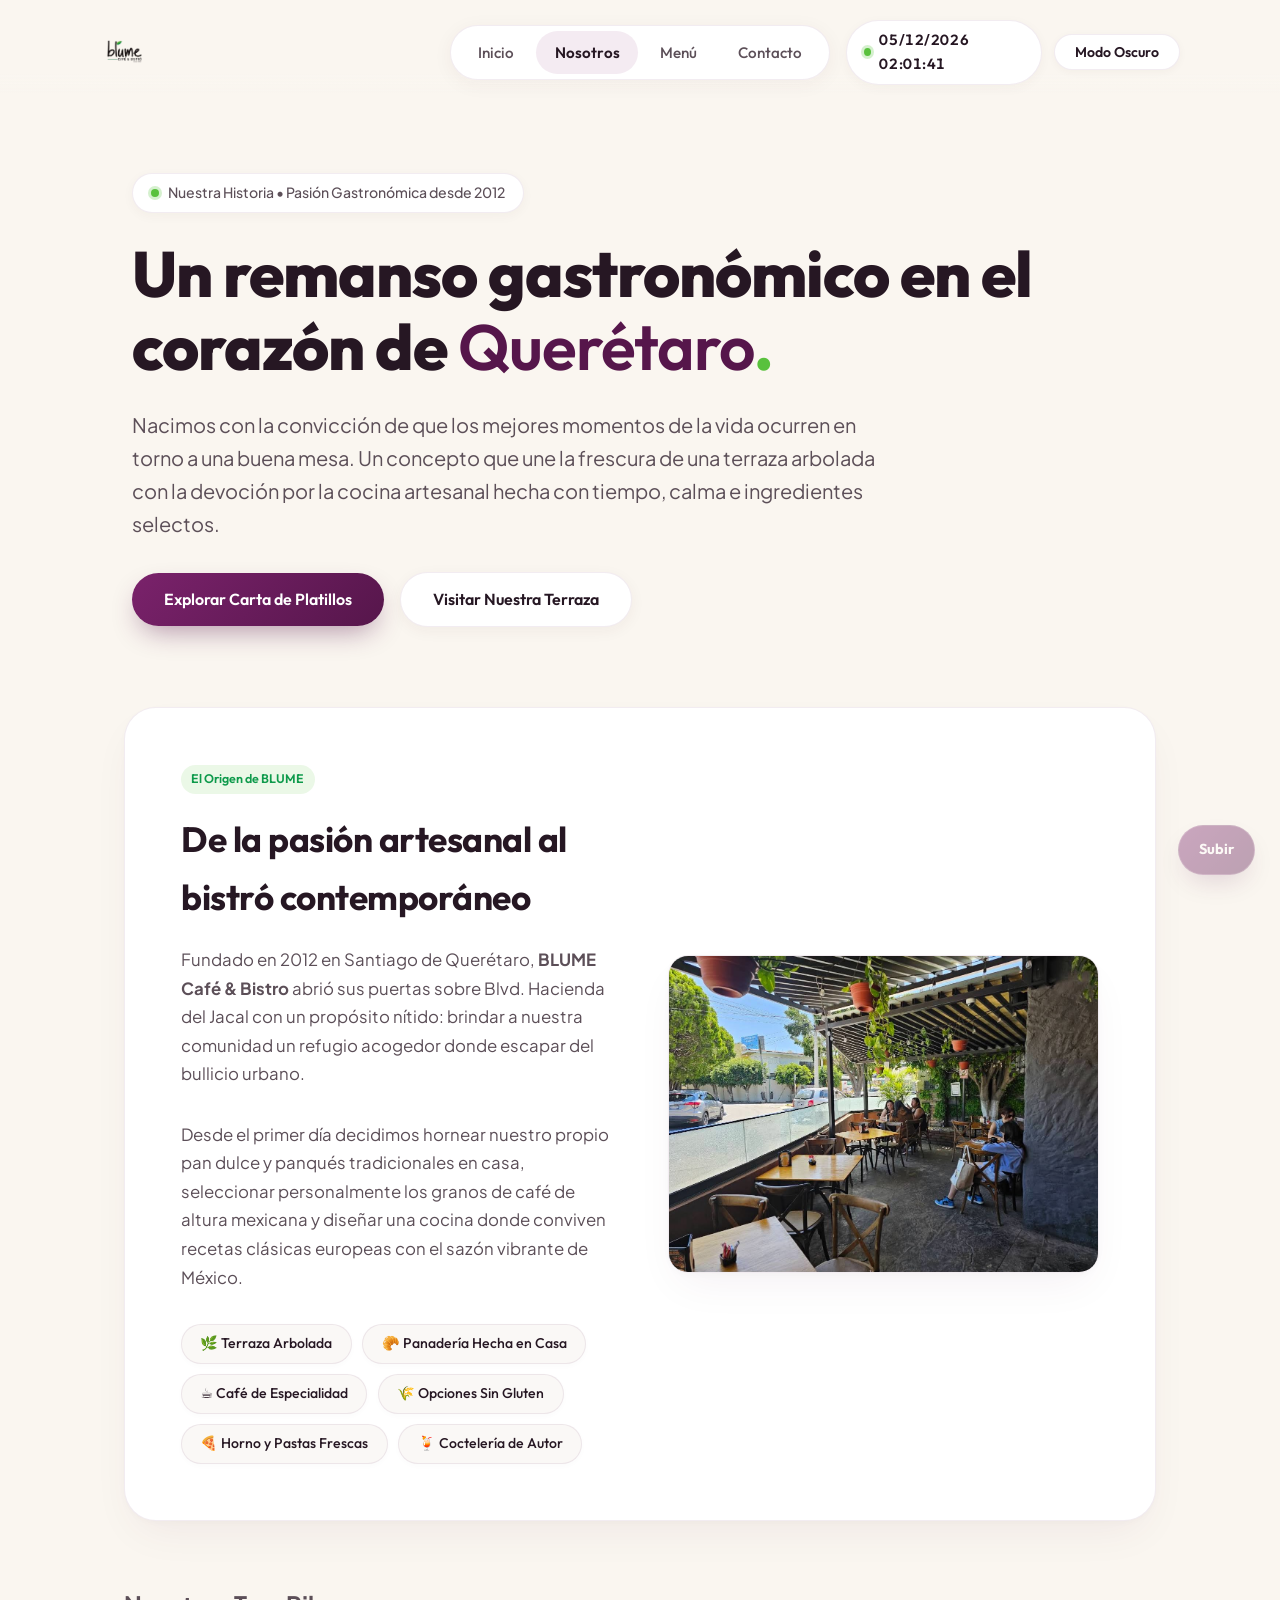
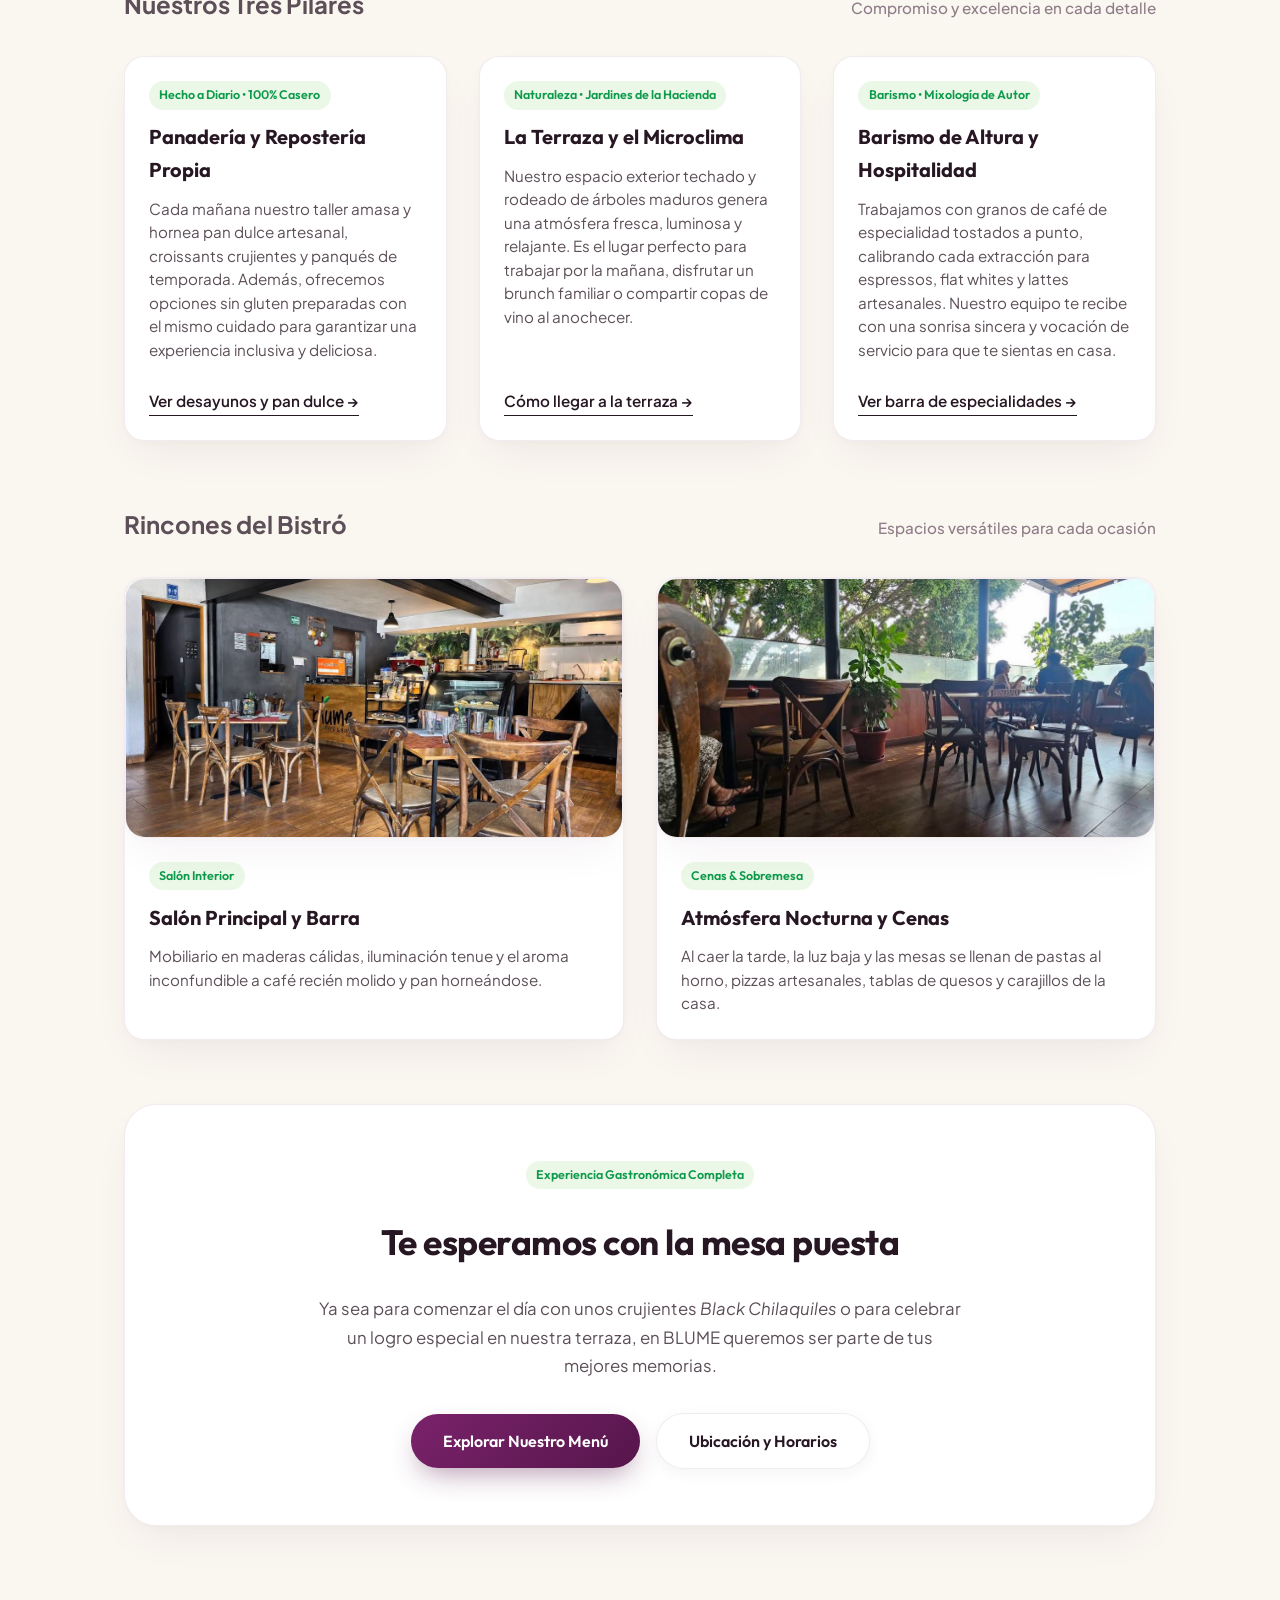
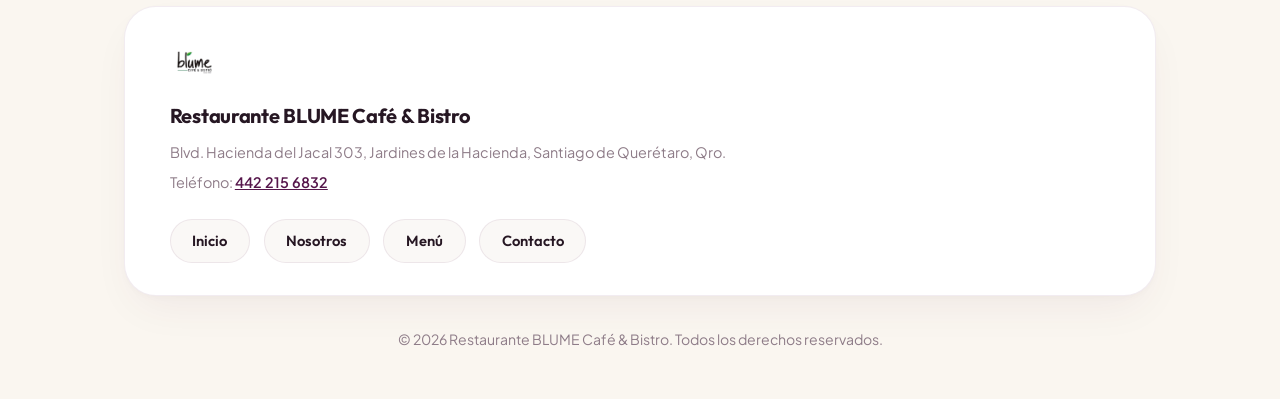
<file: pages/about_us.html>
<!DOCTYPE html>
<html lang="es">
<head>
  <meta charset="UTF-8">
  <meta name="viewport" content="width=device-width, initial-scale=1.0">
  <title>Nosotros | Restaurante BLUME Café & Bistro | Querétaro</title>
  <meta name="description" content="Conoce la historia, filosofía culinaria y el ambiente de terraza arbolada de Restaurante BLUME Café & Bistro en Santiago de Querétaro desde 2012.">
  
  <!-- Tipografías de Google Fonts -->
  <link rel="preconnect" href="https://fonts.googleapis.com">
  <link rel="preconnect" href="https://fonts.gstatic.com" crossorigin>
  <link href="https://fonts.googleapis.com/css2?family=Outfit:wght@400;500;600;700;800&family=Plus+Jakarta+Sans:wght@400;500;600;700&display=swap" rel="stylesheet">
  
  <!-- Hoja de estilos principal -->
  <link rel="stylesheet" href="../css/style.css">
  
  <!-- jQuery -->
  <script src="https://ajax.googleapis.com/ajax/libs/jquery/3.1.1/jquery.min.js"></script>
  
  <!-- Scripts globales (Reloj en tiempo real, Modo Oscuro, Botón Ir Arriba) -->
  <script src="../js/main.js" defer></script>

  <link rel="icon" type="image/jpg" href="../images/logo_blume.jpg">
</head>
<body>

  <!-- ==========================================================================
       CABECERA Y NAVEGACIÓN GLOBAL
       ========================================================================== -->
  <header>
    <div class="header-inner">
      <a href="../index.html" class="logo" aria-label="Inicio - BLUME Café & Bistro">
        <img src="../images/logo_blume_sin_fondo.png" alt="Logotipo BLUME Café & Bistro" class="logo-img">
      </a>

      <nav aria-label="Navegación principal">
        <ul>
          <li><a href="../index.html">Inicio</a></li>
          <li><a href="about_us.html" class="active">Nosotros</a></li>
          <li><a href="products.html">Menú</a></li>
          <li><a href="contact.html">Contacto</a></li>
        </ul>
      </nav>

      <div class="header-actions">
        <div class="clock-widget" title="Fecha y hora actual">
          <span class="clock-dot"></span>
          <span id="reloj" class="clock-time">--/--/---- --:--:--</span>
        </div>
        <button type="button" class="theme-toggle-btn" id="theme-toggle" aria-label="Alternar modo oscuro o claro">
          Modo Oscuro
        </button>
      </div>
    </div>
  </header>

  <!-- ==========================================================================
       CONTENIDO PRINCIPAL
       ========================================================================== -->
  <main>
    <!-- 1. HERO DE LA SECCIÓN NOSOTROS -->
    <section id="nosotros-hero" aria-labelledby="about-title" style="display: flex; flex-direction: column; align-items: flex-start; gap: 1.5rem; padding: 2.5rem 0.5rem 1rem;">
      <div class="badge-status">
        <span class="badge-dot"></span>
        <span>Nuestra Historia &bull; Pasión Gastronómica desde 2012</span>
      </div>

      <h1 id="about-title" style="font-family: var(--font-heading); font-size: clamp(2.4rem, 5.2vw, 4rem); font-weight: 800; line-height: 1.15; color: var(--ink); letter-spacing: -1px; margin: 0;">
        Un remanso gastronómico en el corazón de <span class="text-accent">Querétaro</span><span class="accent-dot">.</span>
      </h1>

      <p class="hero-role" style="font-size: clamp(1.05rem, 1.8vw, 1.25rem); color: var(--text-body); max-width: 760px; line-height: 1.65; margin: 0;">
        Nacimos con la convicción de que los mejores momentos de la vida ocurren en torno a una buena mesa. Un concepto que une la frescura de una terraza arbolada con la devoción por la cocina artesanal hecha con tiempo, calma e ingredientes selectos.
      </p>

      <div class="hero-actions">
        <a href="products.html" class="btn btn-primary">Explorar Carta de Platillos</a>
        <a href="contact.html" class="btn btn-secondary">Visitar Nuestra Terraza</a>
      </div>
    </section>

    <!-- 2. SECCIÓN HISTORIA Y FILOSOFÍA (Tarjeta 2 Columnas) -->
    <section id="historia" aria-labelledby="historia-heading">
      <div class="sobre-mi-card">
        <div>
          <span class="badge-dietary" style="margin-bottom: 1rem;">El Origen de BLUME</span>
          <h2 id="historia-heading">De la pasión artesanal al bistró contemporáneo</h2>
          <p>
            Fundado en 2012 en Santiago de Querétaro, <strong>BLUME Café &amp; Bistro</strong> abrió sus puertas sobre Blvd. Hacienda del Jacal con un propósito nítido: brindar a nuestra comunidad un refugio acogedor donde escapar del bullicio urbano.
          </p>
          <p>
            Desde el primer día decidimos hornear nuestro propio pan dulce y panqués tradicionales en casa, seleccionar personalmente los granos de café de altura mexicana y diseñar una cocina donde conviven recetas clásicas europeas con el sazón vibrante de México.
          </p>
          <div class="chips-list">
            <span class="chip">🌿 Terraza Arbolada</span>
            <span class="chip">🥐 Panadería Hecha en Casa</span>
            <span class="chip">☕ Café de Especialidad</span>
            <span class="chip">🌾 Opciones Sin Gluten</span>
            <span class="chip">🍕 Horno y Pastas Frescas</span>
            <span class="chip">🍹 Coctelería de Autor</span>
          </div>
        </div>

        <div class="about-img-frame">
          <img src="../images/negocio/Negocio 1.jpeg" alt="Fachada y terraza exterior arbolada de Restaurante BLUME Café & Bistro">
        </div>
      </div>
    </section>

    <!-- 3. TRES PILARES FUNDAMENTALES -->
    <section id="pilares" aria-labelledby="pilares-heading">
      <div class="section-heading-row" style="margin-bottom: 2rem;">
        <h2 id="pilares-heading">Nuestros Tres Pilares</h2>
        <span class="heading-aside">Compromiso y excelencia en cada detalle</span>
      </div>

      <div class="menu-grid">
        <!-- Pilar 1: Panadería y Cocina Artesanal -->
        <article class="menu-card">
          <div class="menu-card-body">
            <span class="badge-dietary">Hecho a Diario &bull; 100% Casero</span>
            <div class="menu-card-header">
              <h3 class="menu-card-title">Panadería y Repostería Propia</h3>
            </div>
            <p class="menu-card-desc">
              Cada mañana nuestro taller amasa y hornea pan dulce artesanal, croissants crujientes y panqués de temporada. Además, ofrecemos opciones sin gluten preparadas con el mismo cuidado para garantizar una experiencia inclusiva y deliciosa.
            </p>
            <div style="margin-top: auto; padding-top: 1rem;">
              <a href="products.html" class="contact-link-arrow">Ver desayunos y pan dulce &rarr;</a>
            </div>
          </div>
        </article>

        <!-- Pilar 2: La Terraza Arbolada -->
        <article class="menu-card">
          <div class="menu-card-body">
            <span class="badge-dietary">Naturaleza &bull; Jardines de la Hacienda</span>
            <div class="menu-card-header">
              <h3 class="menu-card-title">La Terraza y el Microclima</h3>
            </div>
            <p class="menu-card-desc">
              Nuestro espacio exterior techado y rodeado de árboles maduros genera una atmósfera fresca, luminosa y relajante. Es el lugar perfecto para trabajar por la mañana, disfrutar un brunch familiar o compartir copas de vino al anochecer.
            </p>
            <div style="margin-top: auto; padding-top: 1rem;">
              <a href="contact.html" class="contact-link-arrow">Cómo llegar a la terraza &rarr;</a>
            </div>
          </div>
        </article>

        <!-- Pilar 3: Barismo y Calidez en el Servicio -->
        <article class="menu-card">
          <div class="menu-card-body">
            <span class="badge-dietary">Barismo &bull; Mixología de Autor</span>
            <div class="menu-card-header">
              <h3 class="menu-card-title">Barismo de Altura y Hospitalidad</h3>
            </div>
            <p class="menu-card-desc">
              Trabajamos con granos de café de especialidad tostados a punto, calibrando cada extracción para espressos, flat whites y lattes artesanales. Nuestro equipo te recibe con una sonrisa sincera y vocación de servicio para que te sientas en casa.
            </p>
            <div style="margin-top: auto; padding-top: 1rem;">
              <a href="products.html" class="contact-link-arrow">Ver barra de especialidades &rarr;</a>
            </div>
          </div>
        </article>
      </div>
    </section>

    <!-- 4. GALERÍA DE AMBIENTE Y RINCONES -->
    <section id="ambiente" aria-labelledby="ambiente-heading">
      <div class="section-heading-row" style="margin-bottom: 2rem;">
        <h2 id="ambiente-heading">Rincones del Bistró</h2>
        <span class="heading-aside">Espacios versátiles para cada ocasión</span>
      </div>

      <div class="about-grid-two">
        <article class="menu-card">
          <div class="about-img-frame" style="height: 260px;">
            <img src="../images/negocio/Negocio 2.jpeg" alt="Barra de café y salón acogedor interior">
          </div>
          <div class="menu-card-body">
            <span class="badge-dietary">Salón Interior</span>
            <div class="menu-card-header">
              <h3 class="menu-card-title">Salón Principal y Barra</h3>
            </div>
            <p class="menu-card-desc">
              Mobiliario en maderas cálidas, iluminación tenue y el aroma inconfundible a café recién molido y pan horneándose.
            </p>
          </div>
        </article>

        <article class="menu-card">
          <div class="about-img-frame" style="height: 260px;">
            <img src="../images/negocio/Negocio 3.jpeg" alt="Comedor bistró para cenas y reuniones">
          </div>
          <div class="menu-card-body">
            <span class="badge-dietary">Cenas &amp; Sobremesa</span>
            <div class="menu-card-header">
              <h3 class="menu-card-title">Atmósfera Nocturna y Cenas</h3>
            </div>
            <p class="menu-card-desc">
              Al caer la tarde, la luz baja y las mesas se llenan de pastas al horno, pizzas artesanales, tablas de quesos y carajillos de la casa.
            </p>
          </div>
        </article>
      </div>
    </section>

    <!-- 5. BANNER LLAMADO A LA ACCIÓN (CTA) -->
    <section id="cta-experiencia" aria-labelledby="cta-heading">
      <div class="cta-banner-card">
        <span class="badge-dietary">Experiencia Gastronómica Completa</span>
        <h2 id="cta-heading">Te esperamos con la mesa puesta</h2>
        <p>
          Ya sea para comenzar el día con unos crujientes <em>Black Chilaquiles</em> o para celebrar un logro especial en nuestra terraza, en BLUME queremos ser parte de tus mejores memorias.
        </p>
        <div class="hero-actions" style="justify-content: center;">
          <a href="products.html" class="btn btn-primary">Explorar Nuestro Menú</a>
          <a href="contact.html" class="btn btn-secondary">Ubicación y Horarios</a>
        </div>
      </div>
    </section>
  </main>

  <!-- ==========================================================================
       PIE DE PÁGINA (Footer)
       ========================================================================== -->
  <footer>
    <div class="footer-card">
      <div class="footer-brand">
        <a href="../index.html" class="footer-logo">
          <img src="../images/logo_blume_sin_fondo.png" alt="Logotipo BLUME Café & Bistro" class="footer-logo-img">
        </a>
        <h2>Restaurante BLUME Café &amp; Bistro</h2>
        <p>Blvd. Hacienda del Jacal 303, Jardines de la Hacienda, Santiago de Querétaro, Qro.</p>
        <p>Teléfono: <a href="tel:4422156832" class="text-accent">442 215 6832</a></p>
      </div>

      <ul class="footer-links" aria-label="Enlaces del pie de página">
        <li><a href="../index.html">Inicio</a></li>
        <li><a href="about_us.html">Nosotros</a></li>
        <li><a href="products.html">Menú</a></li>
        <li><a href="contact.html">Contacto</a></li>
      </ul>
    </div>

    <p class="copyright">
      &copy; 2026 Restaurante BLUME Café &amp; Bistro. Todos los derechos reservados.
    </p>
  </footer>

  <!-- Botón flotante "Ir arriba" gestionado con jQuery -->
  <a href="#" class="scrollup" id="irArriba" aria-label="Volver arriba">Subir</a>

</body>
</html>
</file>
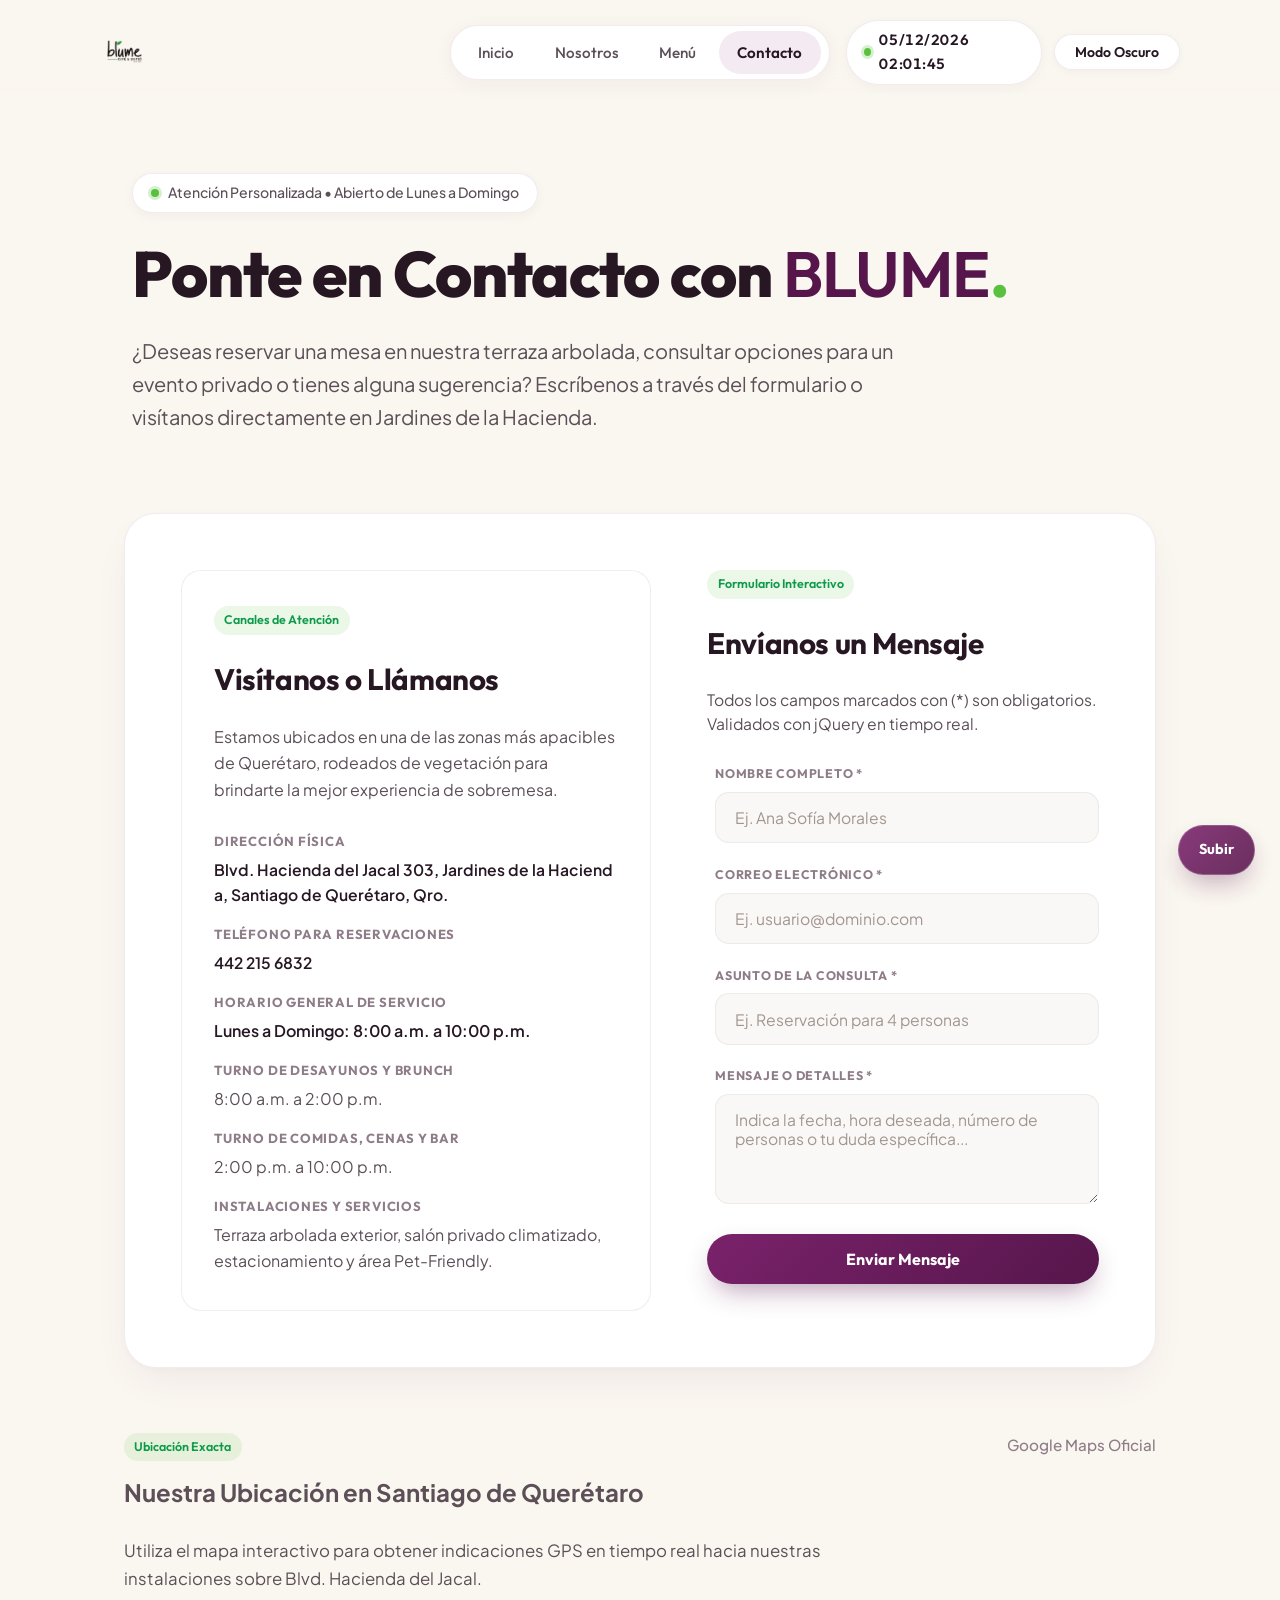
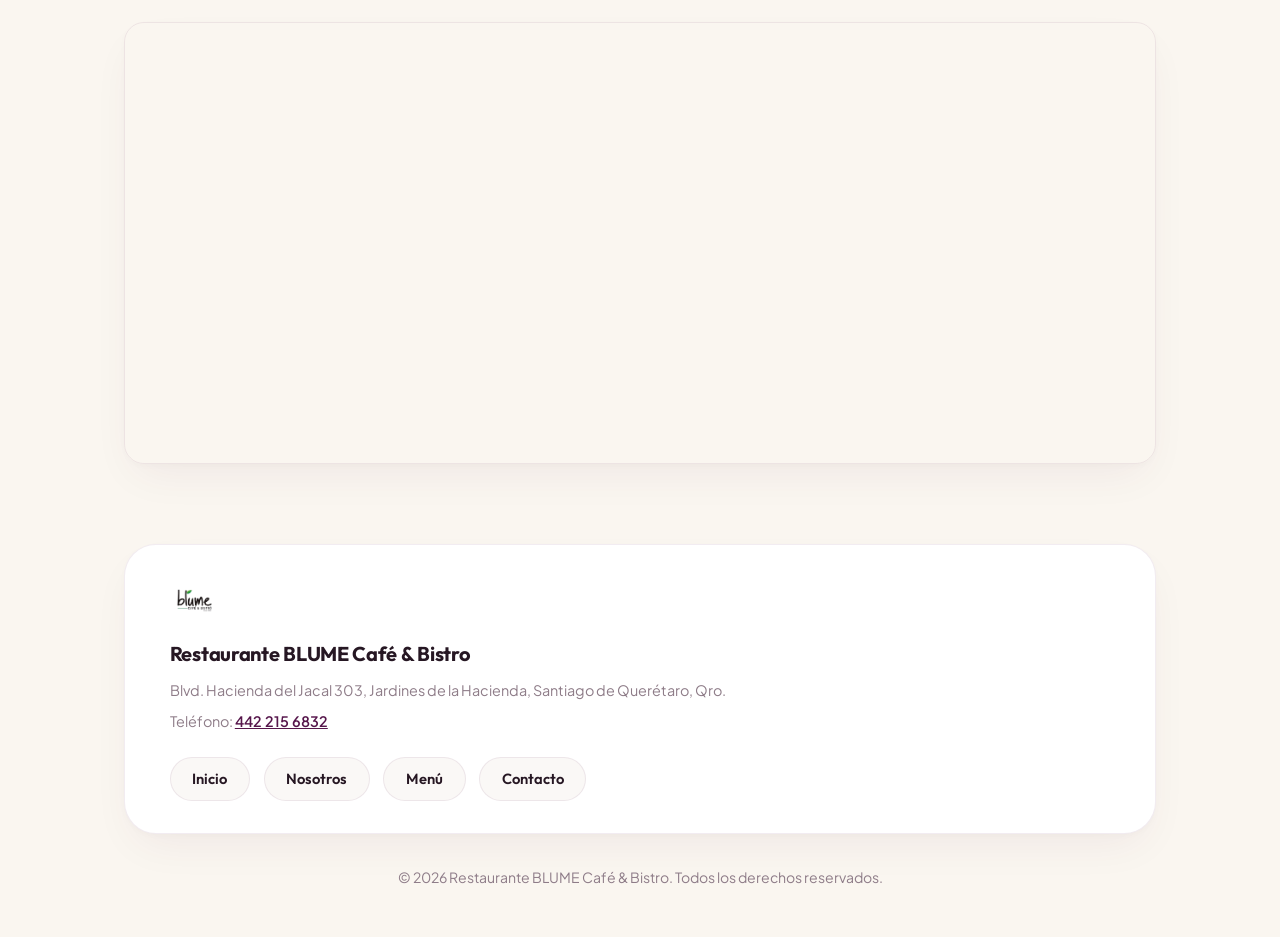
<file: pages/contact.html>
<!DOCTYPE html>
<html lang="es">
<head>
  <meta charset="UTF-8">
  <meta name="viewport" content="width=device-width, initial-scale=1.0">
  <title>Contacto &amp; Ubicación | Restaurante BLUME Café & Bistro | Querétaro</title>
  <meta name="description" content="Contáctanos o visítanos en Restaurante BLUME Café & Bistro en Santiago de Querétaro. Horarios, reservaciones, mapa de Google Maps y formulario interactivo.">
  
  <!-- Tipografías de Google Fonts -->
  <link rel="preconnect" href="https://fonts.googleapis.com">
  <link rel="preconnect" href="https://fonts.gstatic.com" crossorigin>
  <link href="https://fonts.googleapis.com/css2?family=Outfit:wght@400;500;600;700;800&family=Plus+Jakarta+Sans:wght@400;500;600;700&display=swap" rel="stylesheet">
  
  <!-- Hoja de estilos principal -->
  <link rel="stylesheet" href="../css/style.css">
  
  <!-- jQuery -->
  <script src="https://ajax.googleapis.com/ajax/libs/jquery/3.1.1/jquery.min.js"></script>
  
  <!-- Scripts globales (Reloj en vivo, Modo Oscuro, Botón Ir Arriba) -->
  <script src="../js/main.js" defer></script>
  
  <!-- Script de validación de formulario y animaciones jQuery -->
  <script src="../js/formulario.js" defer></script>

  <link rel="icon" type="image/jpg" href="../images/logo_blume.jpg">
</head>
<body>

  <!-- ==========================================================================
       CABECERA Y NAVEGACIÓN GLOBAL
       ========================================================================== -->
  <header>
    <div class="header-inner">
      <a href="../index.html" class="logo" aria-label="Inicio - BLUME Café & Bistro">
        <img src="../images/logo_blume_sin_fondo.png" alt="Logotipo BLUME Café & Bistro" class="logo-img">
      </a>

      <nav aria-label="Navegación principal">
        <ul>
          <li><a href="../index.html">Inicio</a></li>
          <li><a href="about_us.html">Nosotros</a></li>
          <li><a href="products.html">Menú</a></li>
          <li><a href="contact.html" class="active">Contacto</a></li>
        </ul>
      </nav>

      <div class="header-actions">
        <div class="clock-widget" title="Fecha y hora actual">
          <span class="clock-dot"></span>
          <span id="reloj" class="clock-time">--/--/---- --:--:--</span>
        </div>
        <button type="button" class="theme-toggle-btn" id="theme-toggle" aria-label="Alternar modo oscuro o claro">
          Modo Oscuro
        </button>
      </div>
    </div>
  </header>

  <!-- ==========================================================================
       CONTENIDO PRINCIPAL
       ========================================================================== -->
  <main>
    <!-- 1. HERO DE CONTACTO -->
    <section id="contacto-hero" aria-labelledby="contact-title" style="display: flex; flex-direction: column; align-items: flex-start; gap: 1.5rem; padding: 2.5rem 0.5rem 1rem;">
      <div class="badge-status">
        <span class="badge-dot"></span>
        <span>Atención Personalizada &bull; Abierto de Lunes a Domingo</span>
      </div>

      <h1 id="contact-title" style="font-family: var(--font-heading); font-size: clamp(2.4rem, 5.2vw, 4rem); font-weight: 800; line-height: 1.15; color: var(--ink); letter-spacing: -1px; margin: 0;">
        Ponte en Contacto con <span class="text-accent">BLUME</span><span class="accent-dot">.</span>
      </h1>

      <p class="hero-role" style="font-size: clamp(1.05rem, 1.8vw, 1.25rem); color: var(--text-body); max-width: 780px; line-height: 1.65; margin: 0;">
        ¿Deseas reservar una mesa en nuestra terraza arbolada, consultar opciones para un evento privado o tienes alguna sugerencia? Escríbenos a través del formulario o visítanos directamente en Jardines de la Hacienda.
      </p>
    </section>

    <!-- 2. LAYOUT UNIFICADO: INFORMACIÓN DIRECTA Y FORMULARIO VALIDADO -->
    <section id="contacto-seccion" aria-labelledby="canales-heading">
      <div class="contacto-layout">
        <!-- Columna 1: Canales e Información Institucional -->
        <div class="contacto-canales">
          <span class="badge-dietary">Canales de Atención</span>
          <h2 id="canales-heading" style="font-family: var(--font-heading); font-size: 1.85rem; font-weight: 700; color: var(--ink); letter-spacing: -0.4px; margin: 0;">
            Visítanos o Llámanos
          </h2>

          <p style="font-size: 1rem; color: var(--text-body); line-height: 1.65; margin: 0;">
            Estamos ubicados en una de las zonas más apacibles de Querétaro, rodeados de vegetación para brindarte la mejor experiencia de sobremesa.
          </p>

          <ul class="canales-list" style="margin-top: 0.5rem;">
            <li>
              <strong>Dirección Física</strong>
              <a href="https://maps.google.com/?q=Restaurante+BLUME+Café+%26+Bistro+Queretaro" target="_blank" rel="noopener">
                Blvd. Hacienda del Jacal 303, Jardines de la Hacienda, Santiago de Querétaro, Qro.
              </a>
            </li>
            <li>
              <strong>Teléfono para Reservaciones</strong>
              <a href="tel:4422156832" class="contact-email" style="margin-bottom: 0;">
                442 215 6832
              </a>
            </li>
            <li>
              <strong>Horario General de Servicio</strong>
              <span style="font-weight: 600; color: var(--ink);">
                Lunes a Domingo: 8:00 a.m. a 10:00 p.m.
              </span>
            </li>
            <li>
              <strong>Turno de Desayunos y Brunch</strong>
              <span style="color: var(--text-body);">
                8:00 a.m. a 2:00 p.m.
              </span>
            </li>
            <li>
              <strong>Turno de Comidas, Cenas y Bar</strong>
              <span style="color: var(--text-body);">
                2:00 p.m. a 10:00 p.m.
              </span>
            </li>
            <li>
              <strong>Instalaciones y Servicios</strong>
              <span style="color: var(--text-body);">
                Terraza arbolada exterior, salón privado climatizado, estacionamiento y área Pet-Friendly.
              </span>
            </li>
          </ul>
        </div>

        <!-- Columna 2: Formulario de Contacto Validado con JS / jQuery -->
        <div id="formulario" class="contacto-canales" style="background: var(--white);">
          <span class="badge-dietary">Formulario Interactivo</span>
          <h2 style="font-family: var(--font-heading); font-size: 1.85rem; font-weight: 700; color: var(--ink); letter-spacing: -0.4px; margin: 0;">
            Envíanos un Mensaje
          </h2>
          <p style="font-size: 0.98rem; color: var(--text-body); line-height: 1.55; margin: 0;">
            Todos los campos marcados con (*) son obligatorios. Validados con jQuery en tiempo real.
          </p>

          <form id="formContacto" novalidate style="margin-top: 0.5rem;">
            <!-- Campo 1: Nombre -->
            <div class="form-field">
              <label for="nombre">Nombre Completo *</label>
              <input type="text" id="nombre" name="nombre" placeholder="Ej. Ana Sofía Morales" autocomplete="name">
              <span class="field-error-msg"></span>
            </div>

            <!-- Campo 2: Correo -->
            <div class="form-field">
              <label for="correo">Correo Electrónico *</label>
              <input type="email" id="correo" name="correo" placeholder="Ej. usuario@dominio.com" autocomplete="email">
              <span class="field-error-msg"></span>
            </div>

            <!-- Campo 3: Asunto -->
            <div class="form-field">
              <label for="asunto">Asunto de la Consulta *</label>
              <input type="text" id="asunto" name="asunto" placeholder="Ej. Reservación para 4 personas">
              <span class="field-error-msg"></span>
            </div>

            <!-- Campo 4: Mensaje -->
            <div class="form-field">
              <label for="mensaje">Mensaje o Detalles *</label>
              <textarea id="mensaje" name="mensaje" rows="4" placeholder="Indica la fecha, hora deseada, número de personas o tu duda específica..."></textarea>
              <span class="field-error-msg"></span>
            </div>

            <button type="submit" id="btnEnviar" class="btn btn-primary" style="width: 100%; margin-top: 0.5rem; justify-content: center;">
              Enviar Mensaje
            </button>
          </form>
        </div>
      </div>
    </section>

    <!-- 3. SECCIÓN MAPA INTERACTIVO DE GOOGLE MAPS -->
    <section id="mapa-ubicacion" aria-labelledby="mapa-heading">
      <div class="section-heading-row" style="margin-bottom: 1.5rem;">
        <div>
          <span class="badge-dietary" style="margin-bottom: 0.5rem;">Ubicación Exacta</span>
          <h2 id="mapa-heading" style="margin-top: 0.25rem;">Nuestra Ubicación en Santiago de Querétaro</h2>
        </div>
        <span class="heading-aside">Google Maps Oficial</span>
      </div>

      <p style="max-width: 780px; font-size: 1.05rem; color: var(--text-body); line-height: 1.7; margin-bottom: 1.75rem;">
        Utiliza el mapa interactivo para obtener indicaciones GPS en tiempo real hacia nuestras instalaciones sobre Blvd. Hacienda del Jacal.
      </p>

      <!-- Contenedor adaptativo del mapa con iframe de Google Maps -->
      <div class="map-responsive-container">
        <iframe 
          src="https://www.google.com/maps/embed?pb=!1m18!1m12!1m3!1d3735.453704355744!2d-100.41031989999999!3d20.569521299999995!2m3!1f0!2f0!3f0!3m2!1i1024!2i768!4f13.1!3m3!1m2!1s0x85d3453c12ee80e9%3A0x988a375add3bb2a8!2sRestaurante%20BLUME%20Caf%C3%A9%20%26%20Bistro!5e0!3m2!1ses-419!2smx!4v1791486111640!5m2!1ses-419!2smx" 
          width="100%" 
          height="450" 
          style="border:0;" 
          allowfullscreen="" 
          loading="lazy" 
          referrerpolicy="strict-origin-when-cross-origin"
          title="Ubicación oficial de Restaurante BLUME Café & Bistro en Google Maps">
        </iframe>
      </div>
    </section>
  </main>

  <!-- ==========================================================================
       PIE DE PÁGINA (Footer)
       ========================================================================== -->
  <footer>
    <div class="footer-card">
      <div class="footer-brand">
        <a href="../index.html" class="footer-logo">
          <img src="../images/logo_blume_sin_fondo.png" alt="Logotipo BLUME Café & Bistro" class="footer-logo-img">
        </a>
        <h2>Restaurante BLUME Café &amp; Bistro</h2>
        <p>Blvd. Hacienda del Jacal 303, Jardines de la Hacienda, Santiago de Querétaro, Qro.</p>
        <p>Teléfono: <a href="tel:4422156832" class="text-accent">442 215 6832</a></p>
      </div>

      <ul class="footer-links" aria-label="Enlaces del pie de página">
        <li><a href="../index.html">Inicio</a></li>
        <li><a href="about_us.html">Nosotros</a></li>
        <li><a href="products.html">Menú</a></li>
        <li><a href="contact.html">Contacto</a></li>
      </ul>
    </div>

    <p class="copyright">
      &copy; 2026 Restaurante BLUME Café &amp; Bistro. Todos los derechos reservados.
    </p>
  </footer>

  <!-- Botón flotante "Ir arriba" gestionado con jQuery -->
  <a href="#" class="scrollup" id="irArriba" aria-label="Volver arriba">Subir</a>

</body>
</html>
</file>
<file: css/style.css>
/* 
   RESTAURANTE BLUME CAFÉ & BISTRO
   Sistema de Diseño Corporativo - Actividad 9
*/

/* --------------------------------------------------------------------------
   IMPORTACIÓN DE TIPOGRAFÍAS (Google Fonts)
   - Outfit: Fuente sans-serif geométrica para títulos de alto impacto.
   - Plus Jakarta Sans: Fuente moderna y legible para textos y párrafos.
   -------------------------------------------------------------------------- */
@import url('https://fonts.googleapis.com/css2?family=Outfit:wght@400;500;600;700;800&family=Plus+Jakarta+Sans:wght@400;500;600;700&display=swap');

/* --------------------------------------------------------------------------
   1. VARIABLES DE DISEÑO (Design Tokens)
   Definición centralizada de colores, gradientes, sombras, bordes y tipografías.
   -------------------------------------------------------------------------- */
:root {
  /* Paleta Base y Fondos */
  --bg-main: #FFFFFF;                /* Fondo principal blanco */
  --cream: #FAF6F0;                  /* Fondo crema suave para contraste sutil */
  --mist: #F4EBF2;                   /* Tono lila/crema suave */
  --surface-input: #FAF8F6;          /* Fondo suave para campos de formulario */
  --white: #FFFFFF;                  /* Blanco puro para tarjetas y superficies */

  /* Colores Corporativos Oficiales BLUME Café & Bistro */
  --primary: #56164b;                /* Color Principal: Púrpura bistró */
  --primary-light: #7a226b;          /* Púrpura medio para transiciones y gradientes */
  --primary-dark: #3e0e36;           /* Púrpura profundo para contrastes */
  --accent-1: #59c13d;               /* Color de Acento 1: Verde frescura / huerto */
  --accent-2: #0e9a4b;               /* Color de Acento 2: Verde esmeralda / follaje */
  --error: #B81424;                  /* Color de Error: Rojo escarlata tradicional */
  --error-glow: rgba(184, 20, 36, 0.28);

  --primary-soft: rgba(86, 22, 75, 0.08);
  --primary-glow: rgba(86, 22, 75, 0.35);
  --accent-soft: rgba(89, 193, 61, 0.12);

  /* Retrocompatibilidad semántica para selectores heredados */
  --scarlet: var(--primary);
  --crimson: var(--primary-dark);
  --coral: var(--accent-1);
  --scarlet-soft: var(--primary-soft);
  --scarlet-glow: var(--primary-glow);

  /* Gradientes y Sombras de la marca */
  --gradient-primary: linear-gradient(135deg, #7a226b 0%, #56164b 100%);
  --gradient-accent: linear-gradient(135deg, #59c13d 0%, #0e9a4b 100%);
  --gradient-scarlet: var(--gradient-primary);

  --shadow-primary: 0 12px 28px -8px rgba(86, 22, 75, 0.45);
  --shadow-accent: 0 10px 24px -6px rgba(14, 154, 75, 0.35);
  --shadow-scarlet: var(--shadow-primary);
  --shadow-card: 0 18px 45px -12px rgba(86, 22, 75, 0.07), 0 2px 6px rgba(0, 0, 0, 0.02);
  --shadow-hover: 0 24px 50px -10px rgba(86, 22, 75, 0.14), 0 4px 12px rgba(0, 0, 0, 0.04);

  /* Colores de Texto y Neutros */
  --ink: #261723;                    /* Púrpura carbón profundo para títulos */
  --text-body: #5C4F58;              /* Gris cálido para párrafos y lectura */
  --text-muted: #8E7C88;             /* Neutro secundario para subtítulos y etiquetas */
  --border-light: rgba(86, 22, 75, 0.08);

  /* Tipografía */
  --font-heading: 'Outfit', 'Plus Jakarta Sans', system-ui, -apple-system, sans-serif;
  --font-body: 'Plus Jakarta Sans', system-ui, -apple-system, sans-serif;

  /* Curvaturas y Radios */
  --radius-sm: 12px;                 /* Esquinas de inputs y botones pequeños */
  --radius-md: 20px;                 /* Esquinas de tarjetas secundarias */
  --radius-lg: 32px;                 /* Curvatura amplia para las grandes tarjetas principales */
  --radius-pill: 9999px;             /* Curvatura completa tipo cápsula/píldora */

  /* Transición estándar para animaciones suaves */
  --transition: 0.28s cubic-bezier(0.4, 0, 0.2, 1);
}

/* --------------------------------------------------------------------------
   2. RESET Y ESTILOS GLOBALES
   Garantiza coherencia de márgenes, modelo de caja y renderizado en navegadores.
   -------------------------------------------------------------------------- */
*, *::before, *::after {             /* Esto es la parte de los márgenes y rellenos */
  margin: 0;
  padding: 0;
  box-sizing: border-box;            /* Incluye padding y border en el ancho total */
}

html {
  scroll-behavior: smooth;           /* Desplazamiento suave al hacer clic en los enlaces internos */
  font-size: 16px;
}

body {
  font-family: var(--font-body);
  background-color: var(--cream);    /* Fondo general beige cálido (color de fondo de la página) */
  color: var(--text-body);
  line-height: 1.65;
  min-height: 100vh;                 /* Esto es la parte del alto de la pantalla */
  overflow-x: hidden;                /* Evita barras de desplazamiento horizontal accidentales */
  -webkit-font-smoothing: antialiased;
  -moz-osx-font-smoothing: grayscale;
}

/* Clases de texto utilitarias para resaltar palabras clave */
.text-accent,
.text-scarlet {
  color: var(--primary);
  font-weight: 600;
}

.text-accent-green {
  color: var(--accent-1);
  font-weight: 600;
}

.accent-dot {
  color: var(--accent-1);             /* Punto verde de acento fresco del logotipo y títulos */
}

/* --------------------------------------------------------------------------
   3. CABECERA Y BARRA DE NAVEGACIÓN (Header)
   Permanece fija en la parte superior con un degradado que se fusiona con el fondo.
   -------------------------------------------------------------------------- */
header {
  position: sticky;
  top: 0;                 
  z-index: 100;
  padding: 1.25rem 1.5rem 0.5rem;           /* Esto es la parte del padding y margenes de la barra de navegación */
  background: linear-gradient(180deg, var(--cream) 80%, rgba(250, 246, 240, 0) 100%);
}

.header-inner {
  max-width: 1080px;                /* Esto es la parte del ancho de la página */
  margin: 0 auto;
  display: grid;
  grid-template-columns: 1fr auto 1fr;
  align-items: center;
  gap: 1rem;
}

.header-actions {
  justify-self: end;
  display: flex;
  align-items: center;
  gap: 0.75rem;
}

.logo {
  justify-self: start;
  display: inline-flex;
  align-items: center;
  gap: 0.75rem;
  font-family: var(--font-heading);
  font-size: 1.35rem;
  font-weight: 700;
  color: var(--primary);
  text-decoration: none;
  letter-spacing: -0.3px;
  transition: opacity var(--transition), transform var(--transition);
}

.logo img,
.logo-img {
  height: 48px;
  max-height: 48px;
  width: auto;
  object-fit: contain;
  display: block;
  transition: transform var(--transition);
}

.logo:hover {
  opacity: 0.9;
  transform: translateY(-1px);
}

.logo:hover img,
.logo:hover .logo-img {
  transform: scale(1.04);
}

header nav {
  justify-self: center;
}

/* Cápsula de navegación flotante */
nav ul {
  list-style: none;
  display: flex;
  align-items: center;
  background: var(--white);
  padding: 0.35rem 0.5rem;
  border-radius: var(--radius-pill);    /* Esto es la parte de las esquinas de la barra de navegación (bordes)*/
  box-shadow: 0 4px 20px rgba(70, 45, 35, 0.05);
  border: 1px solid var(--border-light);
  gap: 0.25rem;
}

nav ul li a {
  text-decoration: none;
  font-family: var(--font-heading);
  font-size: 0.95rem;
  font-weight: 500;
  color: var(--text-body);
  padding: 0.55rem 1.15rem;
  border-radius: var(--radius-pill);
  transition: all var(--transition);
  display: inline-block;
}

nav ul li a:hover {
  color: var(--ink);
  background-color: var(--mist);
}

/* Botón destacado del menú de navegación (si se requiere enlace destacado) */
nav ul li a.nav-cta {
  background: var(--gradient-primary);
  color: var(--white);
  font-weight: 600;
  box-shadow: 0 4px 14px rgba(86, 22, 75, 0.35);
}

nav ul li a.nav-cta:hover {
  transform: translateY(-1px);
  box-shadow: 0 6px 18px rgba(86, 22, 75, 0.45);
  color: var(--white);
}

/* --------------------------------------------------------------------------
   4. CONTENEDOR PRINCIPAL (Main)
   Centra las secciones y establece una separación vertical equilibrada.
   -------------------------------------------------------------------------- */
main {
  max-width: 1080px;
  margin: 0 auto;
  padding: 2.5rem 1.5rem 5rem;
  display: flex;
  flex-direction: column;
  gap: 4rem;                         /* Espaciado generoso entre secciones */
}

/* --------------------------------------------------------------------------
   5. SECCIÓN INICIO / HERO (#inicio)
   Presentación tipográfica limpia directamente sobre el fondo beige.
   -------------------------------------------------------------------------- */
#inicio {
  padding: 2.5rem 0.5rem 1.5rem;
  display: flex;
  flex-direction: column;
  align-items: flex-start;
  gap: 1.5rem;
}

/* Badge con punto indicador */
.badge-status {
  display: inline-flex;
  align-items: center;
  gap: 0.6rem;
  background: var(--white);
  padding: 0.45rem 1.1rem;
  border-radius: var(--radius-pill);
  font-size: 0.88rem;
  font-weight: 500;
  color: var(--text-body);
  box-shadow: 0 3px 12px rgba(70, 45, 35, 0.04);
  border: 1px solid var(--border-light);
}

.badge-dot {
  width: 8px;
  height: 8px;
  border-radius: 50%;
  background-color: var(--accent-1);
  box-shadow: 0 0 0 3px rgba(89, 193, 61, 0.25);
}

#inicio h1 {
  font-family: var(--font-heading);
  font-size: clamp(2.6rem, 5.8vw, 4.4rem); /* Tamaño fluido según el ancho de pantalla */
  font-weight: 800;
  line-height: 1.1;
  color: var(--ink);
  letter-spacing: -1.2px;
}

#inicio .hero-role,
#inicio > p {
  font-size: 1.22rem;
  line-height: 1.6;
  color: var(--text-body);
  max-width: 680px;
}

/* Botones en píldora */
.hero-actions {
  display: flex;
  align-items: center;
  gap: 1rem;
  flex-wrap: wrap;
  margin-top: 0.5rem;
}

.btn {
  display: inline-flex;
  align-items: center;
  justify-content: center;
  font-family: var(--font-heading);
  font-size: 1rem;
  font-weight: 600;
  text-decoration: none;
  padding: 0.85rem 2rem;
  border-radius: var(--radius-pill);
  transition: all var(--transition);
  cursor: pointer;
  border: none;
}

/* Botón primario con gradiente corporativo */
.btn-primary {
  background: var(--gradient-primary);
  color: #FFFFFF;
  box-shadow: var(--shadow-primary);
}

.btn-primary:hover {
  transform: translateY(-2px);
  box-shadow: 0 16px 32px -6px rgba(86, 22, 75, 0.55);
}

/* Botón secundario en blanco con borde sutil */
.btn-secondary {
  background: var(--white);
  color: var(--ink);
  box-shadow: 0 4px 15px rgba(70, 45, 35, 0.05);
  border: 1px solid var(--border-light);
}

.btn-secondary:hover {
  transform: translateY(-2px);
  box-shadow: 0 8px 24px rgba(70, 45, 35, 0.08);
  background: #FFFDFC;
}

/* --------------------------------------------------------------------------
   6. SECCIÓN SOBRE MÍ (#sobre-mi)
   Tarjeta blanca con esquinas curvas de 32px y estructura a 2 columnas.
   -------------------------------------------------------------------------- */
#sobre-mi,
#amigos,
.sobre-mi-card {
  background: var(--white);
  border-radius: var(--radius-lg);
  padding: 3.5rem;
  box-shadow: var(--shadow-card);
  border: 1px solid var(--border-light);
  display: grid;
  grid-template-columns: 1fr 1fr;    /* Columna de texto + Columna de carrusel/galeria */
  gap: 3.5rem;
  align-items: center;
}

#sobre-mi h2,
#amigos h2,
.sobre-mi-card h2 {
  font-family: var(--font-heading);
  font-size: 2.2rem;
  font-weight: 700;
  color: var(--ink);
  letter-spacing: -0.5px;
  margin-bottom: 1.25rem;
}

#sobre-mi p,
#amigos p,
.sobre-mi-card p {
  font-size: 1.05rem;
  line-height: 1.7;
  color: var(--text-body);
  margin-bottom: 2rem;
}

/* Chips / Badges en formato píldora */
.chips-list {
  display: flex;
  flex-wrap: wrap;
  gap: 0.65rem;
}

.chip {
  background: var(--surface-input);
  border: 1px solid var(--border-light);
  color: var(--ink);
  font-family: var(--font-heading);
  font-size: 0.88rem;
  font-weight: 500;
  padding: 0.45rem 1.15rem;
  border-radius: var(--radius-pill);
  box-shadow: 0 2px 6px rgba(70, 45, 35, 0.02);
}

/* --------------------------------------------------------------------------
   7. CARRUSEL INTERACTIVO DE IMÁGENES
   Muestra las imágenes de Luis y Roy con transiciones fluidas de opacidad.
   -------------------------------------------------------------------------- */
.carousel-wrapper {
  width: 100%;
  display: flex;
  justify-content: center;
}

.carousel {
  position: relative;
  width: 100%;
  max-width: 440px;
  height: 330px;
  border-radius: 26px;               /* Esquinas redondeadas de la imagen */
  overflow: hidden;
  box-shadow: 0 16px 36px -10px rgba(70, 45, 35, 0.12);
  background-color: var(--mist);
}

.carousel-track {
  width: 100%;
  height: 100%;
  position: relative;
}

/* Cada diapositiva se superpone y se revela mediante opacidad */
.carousel-slide {
  position: absolute;
  top: 0;
  left: 0;
  width: 100%;
  height: 100%;
  opacity: 0;
  visibility: hidden;
  transition: opacity 0.5s ease-in-out, transform 0.5s ease-in-out;
  transform: scale(1.03);            /* Ligero zoom out al activarse */
}

.carousel-slide.active {
  opacity: 1;
  visibility: visible;
  transform: scale(1);
}

.carousel-slide img {
  width: 100%;
  height: 100%;
  object-fit: cover;                 /* Ajusta la foto sin deformarla */
  object-position: center;
  display: block;
}

/* Flechas flotantes de control anterior / siguiente */
.carousel-arrow {
  position: absolute;
  top: 50%;
  transform: translateY(-50%);
  width: 40px;
  height: 40px;
  border-radius: 50%;
  background: rgba(255, 255, 255, 0.85);
  backdrop-filter: blur(8px);
  -webkit-backdrop-filter: blur(8px);
  border: 1px solid rgba(255, 255, 255, 0.5);
  color: var(--ink);
  font-size: 1.4rem;
  display: flex;
  align-items: center;
  justify-content: center;
  cursor: pointer;
  box-shadow: 0 4px 12px rgba(0, 0, 0, 0.12);
  transition: all var(--transition);
  z-index: 5;
  user-select: none;
}

.carousel-arrow:hover {
  background: var(--white);
  color: var(--primary);
  transform: translateY(-50%) scale(1.08);
}

.carousel-arrow.prev {
  left: 14px;
}

.carousel-arrow.next {
  right: 14px;
}

/* Puntos indicadores inferiores del carrusel */
.carousel-dots {
  position: absolute;
  bottom: 16px;
  left: 50%;
  transform: translateX(-50%);
  display: flex;
  gap: 8px;
  z-index: 5;
  background: rgba(0, 0, 0, 0.25);
  backdrop-filter: blur(6px);
  padding: 6px 12px;
  border-radius: var(--radius-pill);
}

.carousel-dots .dot {
  width: 9px;
  height: 9px;
  border-radius: 50%;
  background: rgba(255, 255, 255, 0.55);
  border: none;
  cursor: pointer;
  transition: all var(--transition);
  padding: 0;
}

/* Indicador activo: se ensancha y toma el color del negocio */
.carousel-dots .dot.active {
  background: var(--primary);
  width: 22px;
  border-radius: 5px;
}

/* --------------------------------------------------------------------------
   8. SECCIÓN PROYECTOS (#proyectos)
   Tarjeta blanca que presenta el proyecto con elevación suave al hover.
   -------------------------------------------------------------------------- */
#proyectos {
  display: flex;
  flex-direction: column;
  gap: 1.5rem;
}

.section-heading-row {
  display: flex;
  justify-content: space-between;
  align-items: baseline;
}

#proyectos h2 {
  font-family: var(--font-heading);
  font-size: 2.2rem;
  font-weight: 700;
  color: var(--ink);
  letter-spacing: -0.5px;
}

.heading-aside {
  font-size: 0.95rem;
  color: var(--text-muted);
  font-weight: 500;
}

/* Layout de proyectos con barra lateral */
.proyectos-layout {
  display: grid;
  grid-template-columns: 1fr 280px;
  gap: 1.75rem;
  align-items: stretch;
}

.proyectos-main {
  display: flex;
  flex-direction: column;
  gap: 1.5rem;
}

.proyecto-card {
  background: var(--white);
  border-radius: var(--radius-md);
  padding: 2.5rem 2.8rem;
  box-shadow: var(--shadow-card);
  border: 1px solid var(--border-light);
  transition: all var(--transition);
  height: 100%;
}

.proyecto-card:hover {
  transform: translateY(-3px);       /* Elevación sutil al interactuar */
  box-shadow: var(--shadow-hover);
}

.proyecto-card h3 {
  font-family: var(--font-heading);
  font-size: 1.45rem;
  font-weight: 700;
  color: var(--ink);
  margin-bottom: 0.6rem;
}

.proyecto-card h3 a,
.proyecto-card h3 a:link,
.proyecto-card h3 a:visited {
  color: var(--ink);
  text-decoration: none;
  transition: color var(--transition);
}

.proyecto-card h3 a:hover {
  color: var(--primary);
}

.proyecto-card p {
  font-size: 1.05rem;
  color: var(--text-body);
  line-height: 1.6;
}

/* Barra lateral de tecnologías (Sidebar) */
.sidebar {
  background: var(--white);
  border-radius: var(--radius-md);
  padding: 2.2rem 2rem;
  box-shadow: var(--shadow-card);
  border: 1px solid var(--border-light);
  transition: all var(--transition);
  display: flex;
  flex-direction: column;
}

.sidebar:hover {
  transform: translateY(-3px);
  box-shadow: var(--shadow-hover);
}

.sidebar h3 {
  font-family: var(--font-heading);
  font-size: 1.25rem;
  font-weight: 700;
  color: var(--ink);
  letter-spacing: -0.3px;
  margin-bottom: 1.25rem;
}

.sidebar ul {
  list-style: none;
  display: flex;
  flex-direction: column;
  gap: 0.65rem;
}

.sidebar ul li {
  font-family: var(--font-heading);
  font-size: 0.92rem;
  font-weight: 600;
  color: var(--ink);
  background: var(--surface-input);
  border: 1px solid var(--border-light);
  padding: 0.65rem 1rem;
  border-radius: var(--radius-sm);
  display: flex;
  align-items: center;
  gap: 0.65rem;
  transition: all var(--transition);
}

.sidebar ul li::before {
  content: "";
  display: inline-block;
  width: 7px;
  height: 7px;
  border-radius: 50%;
  background-color: var(--accent-1);
  box-shadow: 0 0 0 2.5px rgba(89, 193, 61, 0.2);
  flex-shrink: 0;
  transition: transform var(--transition);
}

.sidebar ul li:hover {
  background: var(--white);
  border-color: rgba(86, 22, 75, 0.25);
  color: var(--primary);
  transform: translateX(4px);
  box-shadow: 0 4px 12px rgba(86, 22, 75, 0.06);
}

.sidebar ul li:hover::before {
  transform: scale(1.3);
}

/* --------------------------------------------------------------------------
   9. SECCIONES CONTACTO Y FORMULARIO (.contact-form-layout)
   Tarjeta blanca unificada que organiza la información y los campos del formulario.
   -------------------------------------------------------------------------- */
.contact-form-layout,
.contacto-layout {
  display: grid;
  grid-template-columns: 1fr 1.15fr; /* Distribución equilibrada entre info y formulario */
  gap: 2.5rem;
  background: var(--white);
  border-radius: var(--radius-lg);
  padding: 3.5rem;
  box-shadow: var(--shadow-card);
  border: 1px solid var(--border-light);
}

.contacto-layout {
  grid-template-columns: 1.2fr 1fr;
  gap: 3.5rem;
  align-items: start;
}

.contacto-canales {
  background: var(--white);
  border: 1px solid var(--border-light);
  border-radius: var(--radius-md);
  padding: 2.2rem 2rem;
  display: flex;
  flex-direction: column;
  gap: 1.25rem;
}

.contacto-canales h3 {
  font-family: var(--font-heading);
  font-size: 1.35rem;
  font-weight: 700;
  color: var(--ink);
  letter-spacing: -0.3px;
  margin-bottom: 0.25rem;
}

.canales-list {
  list-style: none;
  display: flex;
  flex-direction: column;
  gap: 1rem;
}

.canales-list li {
  display: flex;
  flex-direction: column;
  gap: 0.25rem;
}

.canales-list li strong {
  font-family: var(--font-heading);
  font-size: 0.82rem;
  text-transform: uppercase;
  letter-spacing: 0.06em;
  color: var(--text-muted);
}

.canales-list li a {
  font-family: var(--font-body);
  font-size: 0.98rem;
  color: var(--ink);
  font-weight: 600;
  text-decoration: none;
  transition: color var(--transition);
  word-break: break-all;
}

.canales-list li a:hover {
  color: var(--primary);
}

#contacto,
#formulario {
  background: transparent;
  padding: 0;
  box-shadow: none;
  border: none;
}

#contacto h2,
#formulario h2 {
  font-family: var(--font-heading);
  font-size: 2.2rem;
  font-weight: 700;
  color: var(--ink);
  letter-spacing: -0.5px;
  margin-bottom: 1.25rem;
}

#contacto p {
  font-size: 1.08rem;
  line-height: 1.7;
  color: var(--text-body);
  margin-bottom: 1.75rem;
}

/* Enlace de correo destacado en púrpura corporativo */
.contact-email {
  display: inline-block;
  color: var(--primary);
  font-weight: 700;
  font-size: 1.18rem;
  text-decoration: none;
  margin-bottom: 1.25rem;
  transition: opacity var(--transition);
}

.contact-email:hover {
  opacity: 0.85;
}

/* Enlace complementario con flecha y línea inferior */
.contact-link-arrow {
  display: inline-flex;
  align-items: center;
  gap: 0.35rem;
  font-size: 0.95rem;
  font-weight: 600;
  color: var(--ink);
  text-decoration: none;
  border-bottom: 1.5px solid var(--ink);
  padding-bottom: 2px;
  transition: all var(--transition);
}

.contact-link-arrow:hover {
  color: var(--primary);
  border-bottom-color: var(--primary);
  gap: 0.6rem;
}

/* Estilos de los campos de entrada del formulario */
#formulario form {
  display: flex;
  flex-direction: column;
  gap: 1.35rem;
}

.form-field {
  display: flex;
  flex-direction: column;
  gap: 0.45rem;
  padding-left: 0.5rem;
  transition: border-left 0.2s ease, padding 0.2s ease;
}

.field-error-msg {
  display: none;
  font-family: var(--font-body);
  font-size: 0.84rem;
  color: var(--error);
  font-weight: 600;
  margin-top: 0.2rem;
  line-height: 1.4;
}

body.dark-mode .field-error-msg,
body.dark-theme .field-error-msg {
  color: var(--error);
}

#formulario label {
  font-family: var(--font-heading);
  font-size: 0.78rem;
  font-weight: 700;
  letter-spacing: 0.06em;
  color: var(--text-muted);
  text-transform: uppercase;         /* Etiquetas en mayúsculas estilo minimalista */
}

/* Entradas de texto y números */
#formulario input:not([type="checkbox"]):not([type="radio"]),
#formulario textarea {
  width: 100%;
  background: var(--surface-input);  /* Fondo crema suave */
  border: 1.5px solid rgba(70, 45, 35, 0.07);
  border-radius: 14px;
  padding: 0.95rem 1.2rem;
  font-family: var(--font-body);
  font-size: 0.98rem;
  color: var(--ink);
  transition: all var(--transition);
  outline: none;
}

#formulario input:not([type="checkbox"]):not([type="radio"])::placeholder,
#formulario textarea::placeholder {
  color: #A39690;
  font-weight: 400;
}

/* Efecto de foco: resplandor corporativo */
#formulario input:not([type="checkbox"]):not([type="radio"]):focus,
#formulario textarea:focus {
  background: var(--white);
  border-color: var(--primary);
  box-shadow: 0 0 0 3.5px rgba(86, 22, 75, 0.15);
}

#formulario textarea {
  resize: vertical;
  min-height: 110px;
}

/* --------------------------------------------------------------------------
   ESTILOS PARA LISTA DESPLEGABLE (Select) Y CASILLA DE VERIFICACIÓN (Checkbox)
   Mantienen la coherencia con la paleta cálida, bordes suaves y detalles escarlata.
   -------------------------------------------------------------------------- */

/* Lista desplegable (Select) */
#formulario select {
  width: 100%;
  background-color: var(--surface-input);
  border: 1.5px solid rgba(70, 45, 35, 0.07);
  border-radius: 14px;
  padding: 0.95rem 2.8rem 0.95rem 1.2rem;
  font-family: var(--font-body);
  font-size: 0.98rem;
  color: var(--ink);
  cursor: pointer;
  transition: all var(--transition);
  outline: none;
  /* Flecha personalizada corporativa */
  appearance: none;
  -webkit-appearance: none;
  -moz-appearance: none;
  background-image: url("data:image/svg+xml,%3Csvg xmlns='http://www.w3.org/2000/svg' width='16' height='16' viewBox='0 0 24 24' fill='none' stroke='%2356164b' stroke-width='2.5' stroke-linecap='round' stroke-linejoin='round'%3E%3Cpolyline points='6 9 12 15 18 9'%3E%3C/polyline%3E%3C/svg%3E");
  background-repeat: no-repeat;
  background-position: calc(100% - 1.2rem) center;
  background-size: 1rem;
}

#formulario select:hover {
  background-color: #FFFDFC;
  border-color: rgba(86, 22, 75, 0.3);
}

#formulario select:focus {
  background-color: var(--white);
  border-color: var(--primary);
  box-shadow: 0 0 0 3.5px rgba(86, 22, 75, 0.15);
}

#formulario select option {
  background-color: var(--white);
  color: var(--ink);
  padding: 0.6rem;
  font-family: var(--font-body);
}

/* Casilla de verificación (Checkbox) */
.form-field-checkbox,
.form-field:has(input[type="checkbox"]) {
  flex-direction: row;
  align-items: center;
  gap: 0.85rem;
  margin: 0.35rem 0;
  cursor: pointer;
}

#formulario input[type="checkbox"] {
  appearance: none;
  -webkit-appearance: none;
  width: 22px;
  height: 22px;
  min-width: 22px;
  background-color: var(--surface-input);
  border: 1.8px solid rgba(70, 45, 35, 0.2);
  border-radius: 7px;
  cursor: pointer;
  display: inline-grid;
  place-content: center;
  margin: 0;
  padding: 0;
  transition: all var(--transition);
  outline: none;
  position: relative;
}

#formulario input[type="checkbox"]:hover {
  border-color: var(--primary);
  background-color: var(--white);
  transform: scale(1.05);
}

#formulario input[type="checkbox"]:focus-visible {
  border-color: var(--primary);
  box-shadow: 0 0 0 3.5px rgba(86, 22, 75, 0.18);
}

#formulario input[type="checkbox"]:checked {
  background: var(--gradient-primary);
  border-color: var(--primary);
  box-shadow: 0 4px 12px rgba(86, 22, 75, 0.35);
}

/* Palomita blanca personalizada dentro del checkbox */
#formulario input[type="checkbox"]::after {
  content: "";
  width: 5px;
  height: 10px;
  border: solid var(--white);
  border-width: 0 2.2px 2.2px 0;
  transform: rotate(45deg) scale(0);
  transition: transform 0.18s cubic-bezier(0.4, 0, 0.2, 1);
  margin-bottom: 2px;
}

#formulario input[type="checkbox"]:checked::after {
  transform: rotate(45deg) scale(1);
}

/* Etiqueta asociada al checkbox (más legible y con comportamiento clickeable) */
.form-field-checkbox label,
.form-field:has(input[type="checkbox"]) label,
#formulario input[type="checkbox"] + label {
  font-family: var(--font-body);
  font-size: 0.92rem;
  font-weight: 500;
  text-transform: none;              /* Mantiene minúsculas para legibilidad de pregunta */
  letter-spacing: normal;
  color: var(--text-body);
  cursor: pointer;
  user-select: none;
  line-height: 1.45;
  transition: color var(--transition);
}

.form-field-checkbox:hover label,
.form-field:has(input[type="checkbox"]):hover label,
#formulario input[type="checkbox"]:hover + label {
  color: var(--ink);
}

/* Botón de envío con gradiente corporativo */
#formulario button[type="submit"],
#btnEnviar {
  align-self: flex-start;
  width: 100%;
  background: var(--gradient-primary);
  color: #FFFFFF;
  font-family: var(--font-heading);
  font-size: 1rem;
  font-weight: 700;
  padding: 0.95rem 2.2rem;
  border: none;
  border-radius: var(--radius-pill);
  box-shadow: var(--shadow-primary);
  cursor: pointer;
  transition: all var(--transition);
  margin-top: 0.5rem;
}

#formulario button[type="submit"]:hover,
#btnEnviar:hover {
  transform: translateY(-2px);
  box-shadow: 0 16px 32px -6px rgba(86, 22, 75, 0.55);
}

#formulario button[type="submit"]:active,
#btnEnviar:active {
  transform: translateY(0);
}

/* --------------------------------------------------------------------------
   10. PIE DE PÁGINA (Footer)
   Tarjeta flotante con marca personal y botones en píldora a redes / repositorios.
   -------------------------------------------------------------------------- */
footer {
  max-width: 1080px;
  margin: 0 auto;
  padding: 0 1.5rem 3rem;
  display: flex;
  flex-direction: column;
  gap: 2rem;
  align-items: center;
}

.footer-card {
  width: 100%;
  background: var(--white);
  border-radius: var(--radius-lg);
  padding: 2rem 2.8rem;
  box-shadow: var(--shadow-card);
  border: 1px solid var(--border-light);
  display: flex;
  justify-content: space-between;
  align-items: center;
  flex-wrap: wrap;
  gap: 1.5rem;
}

.footer-brand {
  display: flex;
  flex-direction: column;
  gap: 0.4rem;
}

.footer-logo {
  display: inline-flex;
  align-items: center;
  gap: 0.65rem;
  text-decoration: none;
  margin-bottom: 0.35rem;
}

.footer-logo img,
.footer-logo-img {
  height: 48px;
  max-height: 48px;
  width: auto;
  object-fit: contain;
  display: block;
}

.footer-brand h2 {
  font-family: var(--font-heading);
  font-size: 1.25rem;
  font-weight: 700;
  color: var(--ink);
  letter-spacing: -0.3px;
  margin-bottom: 0.2rem;
}

.footer-brand p {
  font-size: 0.9rem;
  color: var(--text-muted);
}

.footer-links {
  list-style: none;
  display: flex;
  gap: 0.85rem;
  flex-wrap: wrap;
}

.footer-links li a {
  text-decoration: none;
  font-family: var(--font-heading);
  font-size: 0.92rem;
  font-weight: 600;
  color: var(--ink);
  background: var(--surface-input);
  border: 1px solid var(--border-light);
  padding: 0.55rem 1.35rem;
  border-radius: var(--radius-pill);
  transition: all var(--transition);
  display: inline-block;
}

.footer-links li a:hover {
  background: var(--white);
  color: var(--primary);
  border-color: rgba(86, 22, 75, 0.25);
  box-shadow: 0 4px 14px rgba(86, 22, 75, 0.08);
  transform: translateY(-1px);
}

.copyright {
  font-size: 0.88rem;
  color: var(--text-muted);
  text-align: center;                 /* Esto es la parte del alineado del texto */
}

/* --------------------------------------------------------------------------
   11. ADAPTABILIDAD RESPONSIVA (Media Queries)
   Ajustes de layout para tabletas y dispositivos móviles.
   -------------------------------------------------------------------------- */
/* Tabletas y pantallas intermedias */
@media (max-width: 860px) {
  #sobre-mi,
  #amigos,
  .sobre-mi-card {
    grid-template-columns: 1fr;       /* Pasa a una sola columna */
    padding: 2.5rem 1.8rem;
    gap: 2.5rem;
  }

  .carousel {
    max-width: 100%;
    height: 280px;
  }

  .contact-form-layout,
  .contacto-layout {
    grid-template-columns: 1fr;       /* Pasa a una sola columna */
    padding: 2.5rem 1.8rem;
    gap: 2.5rem;
  }

  .proyectos-layout {
    grid-template-columns: 1fr;       /* Pasa a una sola columna */
    gap: 1.5rem;
  }

  .footer-card {
    flex-direction: column;
    align-items: flex-start;
    padding: 2rem 1.8rem;
  }

  .header-inner {
    display: flex;
    flex-direction: column;
    align-items: center;
    gap: 0.85rem;
  }

  .header-actions {
    justify-self: center;
    justify-content: center;
    flex-wrap: wrap;
  }
}

/* Teléfonos móviles */
@media (max-width: 640px) {
  .proyecto-card {
    padding: 2rem 1.6rem;
  }

  .sidebar {
    padding: 1.8rem 1.6rem;
  }
  header {
    padding: 1rem 1rem 0;
  }

  .header-inner {
    display: flex;
    flex-direction: column;
    align-items: center;
    gap: 0.75rem;
  }

  .header-actions {
    width: 100%;
    justify-content: center;
  }

  nav ul {
    justify-content: center;
    flex-wrap: wrap;
    gap: 0.35rem;
    padding: 0.5rem;
  }

  nav ul li a {
    font-size: 0.85rem;
    padding: 0.45rem 0.85rem;
  }

  main {
    padding: 1.5rem 1rem 3.5rem;
    gap: 3rem;
  }

  #inicio {
    padding: 1.5rem 0 0.5rem;
  }

  .hero-actions {
    flex-direction: column;
    width: 100%;
  }

  .btn {
    width: 100%;
  }
}

/* --------------------------------------------------------------------------
   12. FUNCIONALIDADES INTERACTIVAS ADICIONALES (Paso 2)
   - Modo Oscuro (Darkmode)
   - Transiciones para imagenes de carrusel (.img-roy)
   - Widget de reloj en tiempo real
   - Conmutador de tema
   - Navegacion activa y estados de formulario
   -------------------------------------------------------------------------- */

/* Soporte de transicion suave para la animacion hover y escala */
.img-roy {
  transition: transform 0.25s ease, opacity 0.25s ease;
  cursor: pointer;
  display: block;
  width: 100%;
  height: 100%;
  object-fit: cover;
}

/* Estado activo en la navegacion */
nav ul li a.active {
  color: var(--ink);
  background-color: var(--mist);
  font-weight: 600;
}

/* Widget de reloj en tiempo real */
.clock-widget {
  display: inline-flex;
  align-items: center;
  gap: 0.5rem;
  background: var(--white);
  border: 1px solid var(--border-light);
  border-radius: var(--radius-pill);
  padding: 0.45rem 1.1rem;
  font-family: var(--font-heading);
  font-size: 0.92rem;
  font-weight: 600;
  color: var(--ink);
  box-shadow: 0 3px 12px rgba(70, 45, 35, 0.04);
}

.clock-widget .clock-dot {
  width: 8px;
  height: 8px;
  border-radius: 50%;
  background-color: var(--accent-1);
  box-shadow: 0 0 0 3px rgba(89, 193, 61, 0.25);
  display: inline-block;
  animation: clockPulse 1.5s infinite;
}

@keyframes clockPulse {
  0% {
    transform: scale(1);
    opacity: 1;
  }
  50% {
    transform: scale(1.25);
    opacity: 0.6;
  }
  100% {
    transform: scale(1);
    opacity: 1;
  }
}

#reloj,
.clock-time {
  letter-spacing: 0.04em;
  font-variant-numeric: tabular-nums;
}

/* Boton conmutador de tema (Modo Oscuro) */
.theme-toggle-btn {
  background: var(--white);
  border: 1px solid var(--border-light);
  color: var(--ink);
  font-family: var(--font-heading);
  font-size: 0.88rem;
  font-weight: 600;
  padding: 0.5rem 1.1rem;
  border-radius: var(--radius-pill);
  cursor: pointer;
  display: inline-flex;
  align-items: center;
  justify-content: center;
  justify-self: end;
  width: 135px;
  text-align: center;
  gap: 0.45rem;
  box-shadow: 0 2px 8px rgba(70, 45, 35, 0.04);
  transition: all var(--transition);
}

.theme-toggle-btn:hover {
  background: var(--surface-input);
  border-color: rgba(86, 22, 75, 0.3);
  color: var(--primary);
  transform: translateY(-1px);
}

/* Estilo para campo erroneo animado por jQuery (Escarlata corporativo) */
.input-error {
  border-color: var(--error) !important;
  box-shadow: 0 0 0 3.5px var(--error-glow) !important;
}

.form-field.field-has-error {
  border-left: 4px solid var(--error) !important;
}

/* Variables y reglas para Modo Oscuro */
body.dark-mode,
body.dark-theme {
  --bg-main: #141113;
  --cream: #141113;
  --mist: #1E171D;
  --surface-input: #231C22;
  --white: #1B151A;
  --ink: #F7F2EE;
  --text-body: #CFC5CB;
  --text-muted: #A3969F;
  --border-light: rgba(255, 255, 255, 0.1);
  --error: #ff4d5a;                  /* Escarlata luminoso de alta visibilidad para Dark Mode */
  --error-glow: rgba(255, 77, 90, 0.35);
  --primary: #c96dba;                /* Púrpura especial para Dark Mode */
  --primary-light: #df8fd2;
  --primary-dark: #a14c93;
  --primary-soft: rgba(201, 109, 186, 0.15);
  --primary-glow: rgba(201, 109, 186, 0.45);
  --gradient-primary: linear-gradient(135deg, #df8fd2 0%, #c96dba 100%);
  --gradient-scarlet: var(--gradient-primary);
  --shadow-primary: 0 12px 28px -8px rgba(201, 109, 186, 0.45);
  --shadow-scarlet: var(--shadow-primary);
  --shadow-card: 0 18px 45px -12px rgba(0, 0, 0, 0.55), 0 2px 6px rgba(0, 0, 0, 0.3);
  --shadow-hover: 0 24px 50px -10px rgba(0, 0, 0, 0.7), 0 4px 12px rgba(0, 0, 0, 0.45);
  background-color: var(--cream);
  color: var(--text-body);
}

body.dark-mode header,
body.dark-theme header {
  background: linear-gradient(180deg, var(--cream) 85%, rgba(20, 17, 19, 0) 100%);
}

body.dark-mode .btn-primary,
body.dark-theme .btn-primary,
body.dark-mode #formulario button[type="submit"],
body.dark-theme #formulario button[type="submit"],
body.dark-mode #btnEnviar,
body.dark-theme #btnEnviar {
  background: var(--gradient-primary);
  color: #FFFFFF !important;
  box-shadow: var(--shadow-primary);
}

body.dark-mode .logo-img,
body.dark-theme .logo-img,
body.dark-mode .footer-logo-img,
body.dark-theme .footer-logo-img {
  background: #FFFFFF;
  padding: 4px 8px;
  border-radius: 8px;
  box-shadow: 0 2px 8px rgba(0, 0, 0, 0.25);
}

body.dark-mode .theme-toggle-btn,
body.dark-theme .theme-toggle-btn {
  color: var(--ink);
  background: var(--surface-input);
}

body.dark-mode .theme-toggle-btn:hover,
body.dark-theme .theme-toggle-btn:hover {
  color: var(--primary);
  border-color: rgba(201, 109, 186, 0.4);
}

body.dark-mode nav ul li a.active,
body.dark-theme nav ul li a.active {
  color: #FFFFFF !important;
  background: var(--gradient-primary);
  box-shadow: 0 4px 14px rgba(201, 109, 186, 0.4);
}

body.dark-mode .btn-secondary,
body.dark-theme .btn-secondary {
  background: var(--surface-input);
  color: var(--ink);
  border-color: var(--border-light);
}

body.dark-mode .btn-secondary:hover,
body.dark-theme .btn-secondary:hover {
  background: var(--mist);
  color: var(--ink);
}

body.dark-mode .carousel-arrow,
body.dark-theme .carousel-arrow {
  background: rgba(35, 28, 34, 0.85);
  border-color: rgba(255, 255, 255, 0.1);
  color: var(--ink);
}

body.dark-mode .carousel-arrow:hover,
body.dark-theme .carousel-arrow:hover {
  background: #FFFFFF;
  color: var(--primary);
}

body.dark-mode #formulario select option,
body.dark-theme #formulario select option {
  background-color: var(--surface-input);
  color: var(--ink);
}

/* Galeria de imagenes hermanas (.img-roy) para demostracion de siblings */
.gallery-siblings-container {
  width: 100%;
  display: flex;
  flex-direction: column;
  gap: 1rem;
}

.gallery-caption {
  font-family: var(--font-heading);
  font-size: 0.95rem;
  font-weight: 600;
  color: var(--text-muted);
}

.gallery-siblings {
  display: grid;
  grid-template-columns: repeat(2, 1fr);
  gap: 1.5rem;
  width: 100%;
}

.gallery-siblings .img-roy {
  width: 100%;
  height: 220px;
  border-radius: var(--radius-md);
  object-fit: cover;
  cursor: pointer;
  border: 2px solid var(--border-light);
  box-shadow: var(--shadow-card);
  transition: transform 0.28s cubic-bezier(0.4, 0, 0.2, 1), opacity 0.28s ease, box-shadow 0.28s ease, border-color 0.28s ease;
  display: block;
}

.gallery-siblings .img-roy:hover {
  border-color: var(--primary);
  box-shadow: 0 16px 36px rgba(86, 22, 75, 0.22);
}

body.dark-mode .gallery-caption,
body.dark-theme .gallery-caption {
  color: var(--text-muted);
}

body.dark-mode .gallery-siblings .img-roy,
body.dark-theme .gallery-siblings .img-roy {
  border-color: rgba(255, 255, 255, 0.12);
  box-shadow: 0 8px 24px rgba(0, 0, 0, 0.45);
}

body.dark-mode .gallery-siblings .img-roy:hover,
body.dark-theme .gallery-siblings .img-roy:hover {
  border-color: var(--primary);
  box-shadow: 0 16px 36px rgba(201, 109, 186, 0.3);
}

/* Tarjeta contenedora de formulario independiente */
.formulario-card {
  max-width: 680px;
  width: 100%;
  margin: 0 auto;
  background: var(--white);
  border-radius: var(--radius-lg);
  padding: 3.5rem;
  box-shadow: var(--shadow-card);
  border: 1px solid var(--border-light);
}

@media (max-width: 640px) {
  .formulario-card {
    padding: 2.2rem 1.6rem;
  }
}

/* --------------------------------------------------------------------------
   13. BOTÓN "IR ARRIBA" (Scroll to Top)
   -------------------------------------------------------------------------- */
.scrollup {
  position: fixed;
  bottom: 25px;
  right: 25px;
  display: none; /* Oculto por defecto, controlado por scroll jQuery */
  padding: 12px 20px;
  background: var(--gradient-primary);
  color: #FFFFFF !important;
  text-decoration: none;
  border-radius: var(--radius-pill);
  font-family: var(--font-heading);
  font-size: 0.9rem;
  font-weight: 700;
  box-shadow: var(--shadow-primary);
  z-index: 999;
  cursor: pointer;
  border: 1px solid rgba(255, 255, 255, 0.2);
  transition: all var(--transition);
}

.scrollup:hover {
  transform: translateY(-3px);
  box-shadow: 0 16px 32px -6px rgba(86, 22, 75, 0.6);
  color: #FFFFFF !important;
}

body.dark-mode .scrollup,
body.dark-theme .scrollup {
  background: var(--gradient-primary);
  color: #FFFFFF !important;
  box-shadow: 0 12px 28px -8px rgba(201, 109, 186, 0.5);
  border-color: rgba(255, 255, 255, 0.2);
}

body.dark-mode .scrollup:hover,
body.dark-theme .scrollup:hover {
  box-shadow: 0 16px 32px -6px rgba(201, 109, 186, 0.65);
}

/* --------------------------------------------------------------------------
   14. ESTILOS Y ANIMACIÓN PARA MAGNIFIC POPUP (ZOOM EFFECT)
   -------------------------------------------------------------------------- */
.mfp-with-zoom .mfp-container,
.mfp-with-zoom.mfp-bg {
  opacity: 0;
  -webkit-backface-visibility: hidden;
  -webkit-transition: all 0.3s ease-out; 
  -moz-transition: all 0.3s ease-out; 
  -o-transition: all 0.3s ease-out; 
  transition: all 0.3s ease-out;
}

.mfp-with-zoom.mfp-ready .mfp-container {
  opacity: 1;
}

.mfp-with-zoom.mfp-ready.mfp-bg {
  opacity: 0.88;
  background: #141113;
}

.mfp-with-zoom.mfp-removing .mfp-container, 
.mfp-with-zoom.mfp-removing.mfp-bg {
  opacity: 0;
}

.mfp-no-margins .mfp-figure {
  padding: 0;
}

.mfp-no-margins .mfp-content {
  max-width: 900px;
}

.mfp-no-margins img.mfp-img {
  padding: 0;
  border-radius: var(--radius-md);
  box-shadow: 0 20px 50px rgba(0, 0, 0, 0.6);
}

/* --------------------------------------------------------------------------
   15. ESTILOS DE PERSONALIZACIÓN PARA BXSLIDER (BLUME CAFÉ & BISTRO)
   -------------------------------------------------------------------------- */
.bx-wrapper {
  background: transparent !important;
  border: none !important;
  box-shadow: none !important;
  margin-bottom: 2.5rem !important;
}

.bx-wrapper .bx-viewport {
  border-radius: var(--radius-lg);
  box-shadow: var(--shadow-card);
  overflow: hidden;
  background: var(--surface-input);
}

.bx-wrapper img {
  width: 100%;
  height: 480px;
  object-fit: cover;
  display: block;
}

@media (max-width: 860px) {
  .bx-wrapper img {
    height: 360px;
  }
}

@media (max-width: 640px) {
  .bx-wrapper img {
    height: 260px;
  }
}

.bx-wrapper .bx-pager.bx-default-pager a {
  background: rgba(86, 22, 75, 0.25) !important;
  transition: all var(--transition);
  width: 12px !important;
  height: 12px !important;
  border-radius: 50% !important;
}

.bx-wrapper .bx-pager.bx-default-pager a.active,
.bx-wrapper .bx-pager.bx-default-pager a:hover {
  background: var(--primary) !important;
  transform: scale(1.25);
}

body.dark-mode .bx-wrapper .bx-pager.bx-default-pager a,
body.dark-theme .bx-wrapper .bx-pager.bx-default-pager a {
  background: rgba(255, 255, 255, 0.25) !important;
}

body.dark-mode .bx-wrapper .bx-pager.bx-default-pager a.active,
body.dark-theme .bx-wrapper .bx-pager.bx-default-pager a:hover {
  background: var(--primary) !important;
}

/* --------------------------------------------------------------------------
   16. COMPONENTES DE MENÚ, CARTA GASTRONÓMICA Y MAPA
   -------------------------------------------------------------------------- */
.menu-grid {
  display: grid;
  grid-template-columns: repeat(auto-fit, minmax(280px, 1fr));
  gap: 2rem;
  width: 100%;
}

.menu-card {
  background: var(--white);
  border-radius: var(--radius-md);
  border: 1px solid var(--border-light);
  overflow: hidden;
  box-shadow: var(--shadow-card);
  transition: transform var(--transition), box-shadow var(--transition);
  display: flex;
  flex-direction: column;
}

.menu-card:hover {
  transform: translateY(-4px);
  box-shadow: var(--shadow-hover);
}

.menu-card-img-wrapper {
  position: relative;
  width: 100%;
  height: 220px;
  overflow: hidden;
  background: var(--surface-input);
}

.menu-card-img-wrapper a {
  display: block;
  width: 100%;
  height: 100%;
  position: relative;
}

.menu-card-img-wrapper img {
  width: 100%;
  height: 100%;
  object-fit: cover;
  transition: transform 0.4s ease;
  display: block;
  cursor: pointer;
}

.menu-card-img-wrapper .zoom-hint {
  position: absolute;
  bottom: 10px;
  right: 10px;
  background: rgba(38, 23, 35, 0.75);
  backdrop-filter: blur(4px);
  color: #FFFFFF;
  font-family: var(--font-heading);
  font-size: 0.75rem;
  font-weight: 600;
  padding: 4px 10px;
  border-radius: var(--radius-pill);
  pointer-events: none;
  opacity: 0.85;
  transition: opacity var(--transition);
}

.menu-card:hover .zoom-hint {
  opacity: 1;
}

.menu-slider-container {
  max-width: 680px;
  width: 100%;
  margin: 0 auto;
}

.menu-slide-item {
  position: relative;
  width: 100%;
}

.menu-slide-link {
  display: block;
  position: relative;
  cursor: zoom-in;
  overflow: hidden;
  border-radius: var(--radius-md);
  text-decoration: none;
}

.menu-slide-link img {
  width: 100%;
  display: block;
  border-radius: var(--radius-md);
  transition: transform 0.3s ease;
}

.menu-slide-link:hover img {
  transform: scale(1.015);
}

.menu-slide-link .zoom-badge-btn {
  position: absolute;
  top: 16px;
  right: 16px;
  display: inline-flex;
  align-items: center;
  gap: 0.5rem;
  background: rgba(38, 23, 35, 0.85);
  backdrop-filter: blur(6px);
  color: #FFFFFF;
  font-family: var(--font-heading);
  font-size: 0.85rem;
  font-weight: 600;
  padding: 8px 14px;
  border-radius: var(--radius-pill);
  box-shadow: 0 4px 14px rgba(0, 0, 0, 0.25);
  pointer-events: none;
  transition: all var(--transition);
}

.menu-slide-link:hover .zoom-badge-btn {
  background: var(--primary);
  transform: translateY(-2px);
  box-shadow: var(--shadow-primary);
}

.menu-card:hover .menu-card-img-wrapper img {
  transform: scale(1.06);
}

.menu-card-body {
  padding: 1.5rem;
  display: flex;
  flex-direction: column;
  gap: 0.65rem;
  flex-grow: 1;
}

.menu-card-header {
  display: flex;
  justify-content: space-between;
  align-items: baseline;
  gap: 0.5rem;
}

.menu-card-title {
  font-family: var(--font-heading);
  font-size: 1.25rem;
  font-weight: 700;
  color: var(--ink);
}

.menu-card-price {
  font-family: var(--font-heading);
  font-size: 1.15rem;
  font-weight: 700;
  color: var(--primary);
}

.menu-card-desc {
  font-size: 0.95rem;
  color: var(--text-body);
  line-height: 1.55;
}

.badge-dietary {
  display: inline-flex;
  align-items: center;
  gap: 0.35rem;
  font-family: var(--font-heading);
  font-size: 0.78rem;
  font-weight: 600;
  color: var(--accent-2);
  background: var(--accent-soft);
  padding: 0.25rem 0.65rem;
  border-radius: var(--radius-pill);
  width: fit-content;
}

/* Contenedor responsivo para el mapa de Google Maps */
.map-responsive-container {
  width: 100%;
  border-radius: var(--radius-md);
  overflow: hidden;
  box-shadow: var(--shadow-card);
  border: 1px solid var(--border-light);
}

.map-responsive-container iframe {
  width: 100%;
  height: 440px;
  display: block;
  border: 0;
}

/* --------------------------------------------------------------------------
   17. SECCIÓN NOSOTROS Y COMPONENTES VISUALES COMPLEMENTARIOS
   -------------------------------------------------------------------------- */
.cta-banner-card {
  background: var(--white);
  border-radius: var(--radius-lg);
  padding: 3.5rem;
  box-shadow: var(--shadow-card);
  border: 1px solid var(--border-light);
  display: flex;
  flex-direction: column;
  align-items: center;
  text-align: center;
  gap: 1.5rem;
}

body.dark-mode .cta-banner-card,
body.dark-theme .cta-banner-card {
  background: var(--surface-input);
  border-color: rgba(255, 255, 255, 0.08);
}

.cta-banner-card h2 {
  font-family: var(--font-heading);
  font-size: 2.2rem;
  font-weight: 700;
  color: var(--ink);
  letter-spacing: -0.5px;
}

.cta-banner-card p {
  max-width: 650px;
  font-size: 1.05rem;
  line-height: 1.7;
  color: var(--text-body);
}

.about-img-frame {
  position: relative;
  border-radius: var(--radius-md);
  overflow: hidden;
  box-shadow: var(--shadow-card);
  border: 1px solid var(--border-light);
}

.about-img-frame img {
  width: 100%;
  height: 100%;
  max-height: 380px;
  object-fit: cover;
  display: block;
  transition: transform 0.4s ease;
}

.about-img-frame:hover img {
  transform: scale(1.03);
}

.about-grid-two {
  display: grid;
  grid-template-columns: repeat(2, 1fr);
  gap: 2rem;
}

@media (max-width: 860px) {
  .about-grid-two {
    grid-template-columns: 1fr;
  }
  .cta-banner-card {
    padding: 2.5rem 1.5rem;
  }
}
</file>
